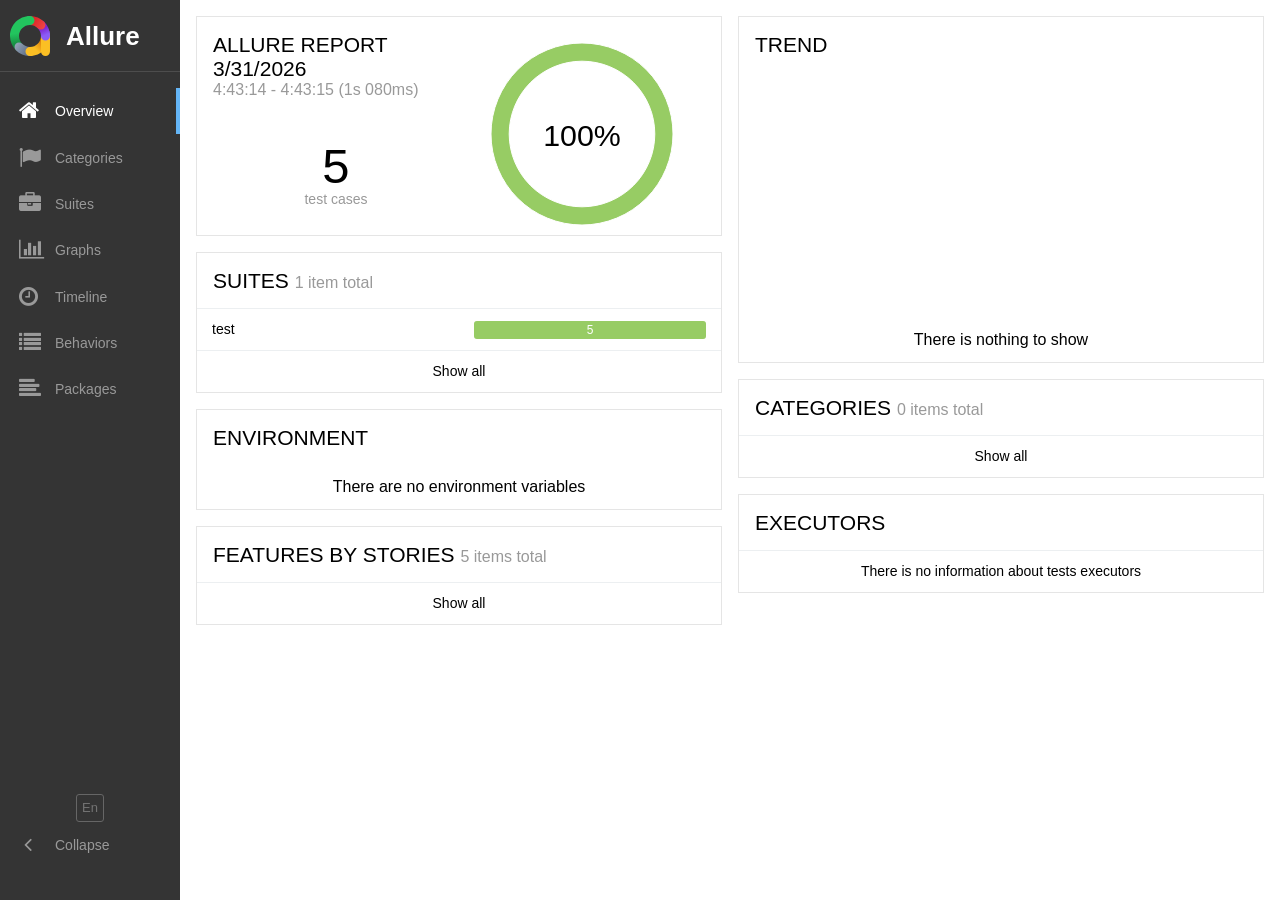
<file: reporte-api-python/index.html>
<!DOCTYPE html>
<html dir="ltr" lang="en">
<head>
    <meta charset="utf-8">
    <title>Allure Report</title>
    <link rel="icon" href="favicon.ico">
    <link rel="stylesheet" type="text/css" href="styles.css">
    <link rel="stylesheet" type="text/css" href="plugin/screen-diff/styles.css">
</head>
<body>
    <div id="alert"></div>
    <div id="content">
        <span class="spinner">
            <span class="spinner__circle"></span>
        </span>
    </div>
    <div id="popup"></div>
    <script src="app.js"></script>
    <script src="plugin/behaviors/index.js"></script>
    <script src="plugin/packages/index.js"></script>
    <script src="plugin/screen-diff/index.js"></script>
    <script async src="https://www.googletagmanager.com/gtag/js?id=G-FVWC4GKEYS"></script>
    <script>
        window.dataLayer = window.dataLayer || [];
        function gtag(){dataLayer.push(arguments);}
        gtag('js', new Date());
        gtag('config', 'G-FVWC4GKEYS', {
          'allureVersion': '2.38.1',
          'reportUuid': 'c4afca5e-4a8d-4eae-8867-783691169cdd',
          'single_file': false
        });
    </script>
</body>
</html>
</file>
<file: reporte-api-python/plugin/screen-diff/styles.css>
.screen-diff__switchers {
  margin-bottom: 1em;
}

.screen-diff__switchers label + label {
  margin-left: 1em;
}

.screen-diff__overlay {
  position: relative;
  cursor: col-resize;
}

.screen-diff__container {
  overflow-x: auto;
}

.screen-diff__image-over {
  top: 0;
  left: 0;
  bottom: 0;
  background: #fff;
  position: absolute;
  overflow: hidden;
  box-shadow: 2px 0 1px -1px #aaa;
}

.screen-diff-error {
  color: #fd5a3e;
}
</file>
